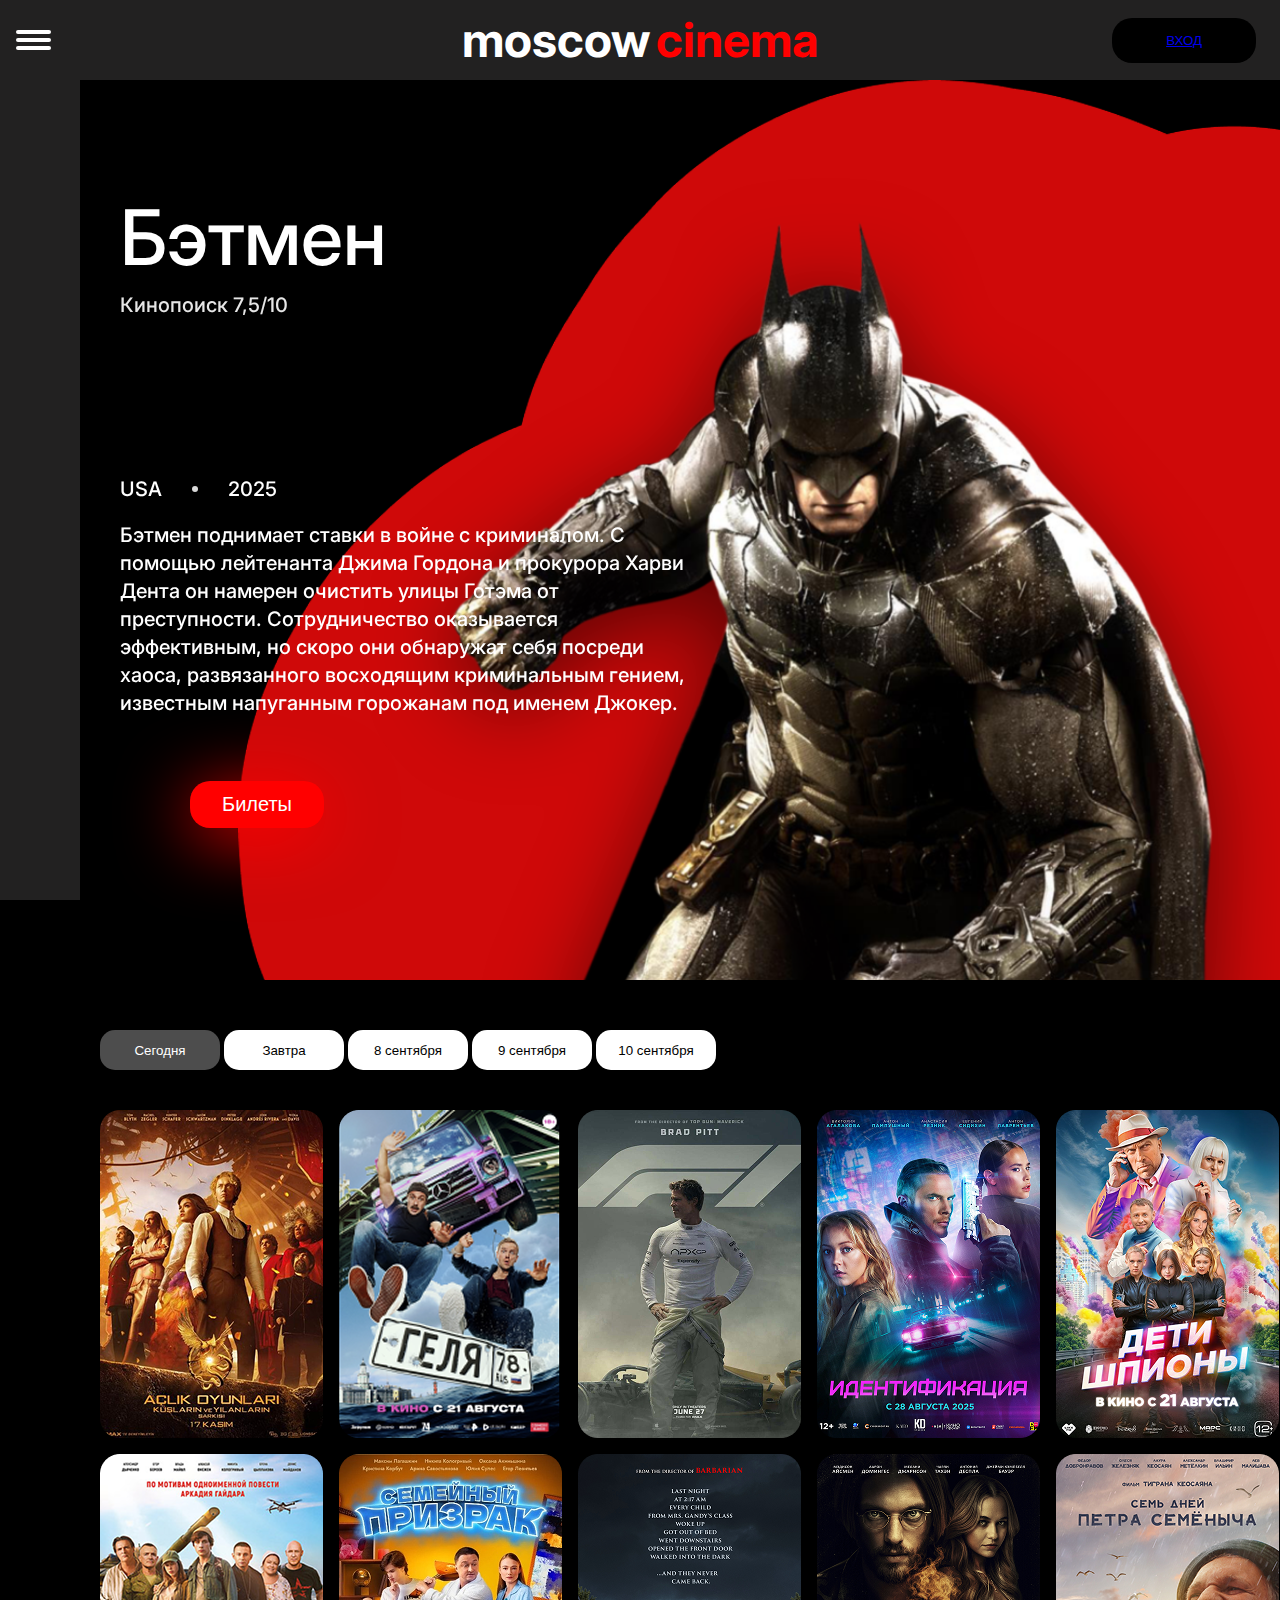
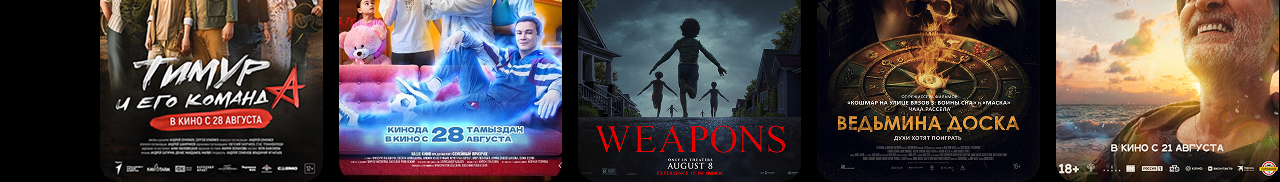
<file: index.html>
<!DOCTYPE html>
<html lang="ru">
<head>
  <meta charset="UTF-8" />
  <meta name="viewport" content="width=device-width, initial-scale=1" />
  <title>Moscow Cinema — Бэтмен</title>

  <!-- Шрифт -->
  <link href="https://fonts.googleapis.com/css2?family=Inter:wght@400;500;700&display=swap" rel="stylesheet">
  <link rel="stylesheet" href="css/style.css" />
  
</head>
<body>
  
  <header>
    <div class="burger">
      <span></span><span></span><span></span>
    </div>

    <div class="cinema">
      <p class="ms">moscow</p>
      <p class="cn">cinema</p>
    </div>

    <button class="btn" > <a href="vxod.html">ВХОД</a></button>
  </header>

  <!-- Вертикальная линия слева -->
  <div class="left-line"></div>

  <main class="hero">
    
    <div class="hero-content">
        <h1 class="title">Бэтмен</h1>

        <p class="rating">Кинопоиск&nbsp;7,5/10</p>

        <div class="meta">
            <span>USA</span>
            <span class="dot" aria-hidden="true"></span>
            <span>2025</span>
        </div>

        <p class="desc">
            Бэтмен поднимает ставки в войне с криминалом. С помощью лейтенанта Джима Гордона и прокурора Харви Дента он намерен очистить улицы Готэма от преступности. Сотрудничество оказывается эффективным, но скоро они обнаружат себя посреди хаоса, развязанного восходящим криминальным гением, известным напуганным горожанам под именем Джокер.
        </p>
            
        <button class="btn-glow" type="button">Билеты</button>
    </div>
    <div class="hero-art">
        <img class="hero-photo" src="photo/batman.png" alt="">
    </div>
    
        
    </div>
    <div class="thumbs">
        <img class="thumb" src="photo/fot1.png" alt="фото1">
        <img class="thumb" src="photo/fot2.png" alt="фото2">
    </div>
  </main>
  <div class="cpicok">
    <div class="now" id="now"> 
        <button type="button" class="bt-dat" data-filter="today">Сегодня</button>
        <button type="button" class="bt-dat" data-filter="tomorrow">Завтра</button>
        <button type="button" class="bt-dat" data-filter="2025-09-08">8 сентября</button>
        <button type="button" class="bt-dat" data-filter="2025-09-09">9 сентября</button>
        <button type="button" class="bt-dat" data-filter="2025-09-08">10 сентября</button>
    </div>
  </div>
  <div class="now2" id="gallery"> 
        
    </div>
  <script src="script.js" defer></script>
</body>
</html>
</file>
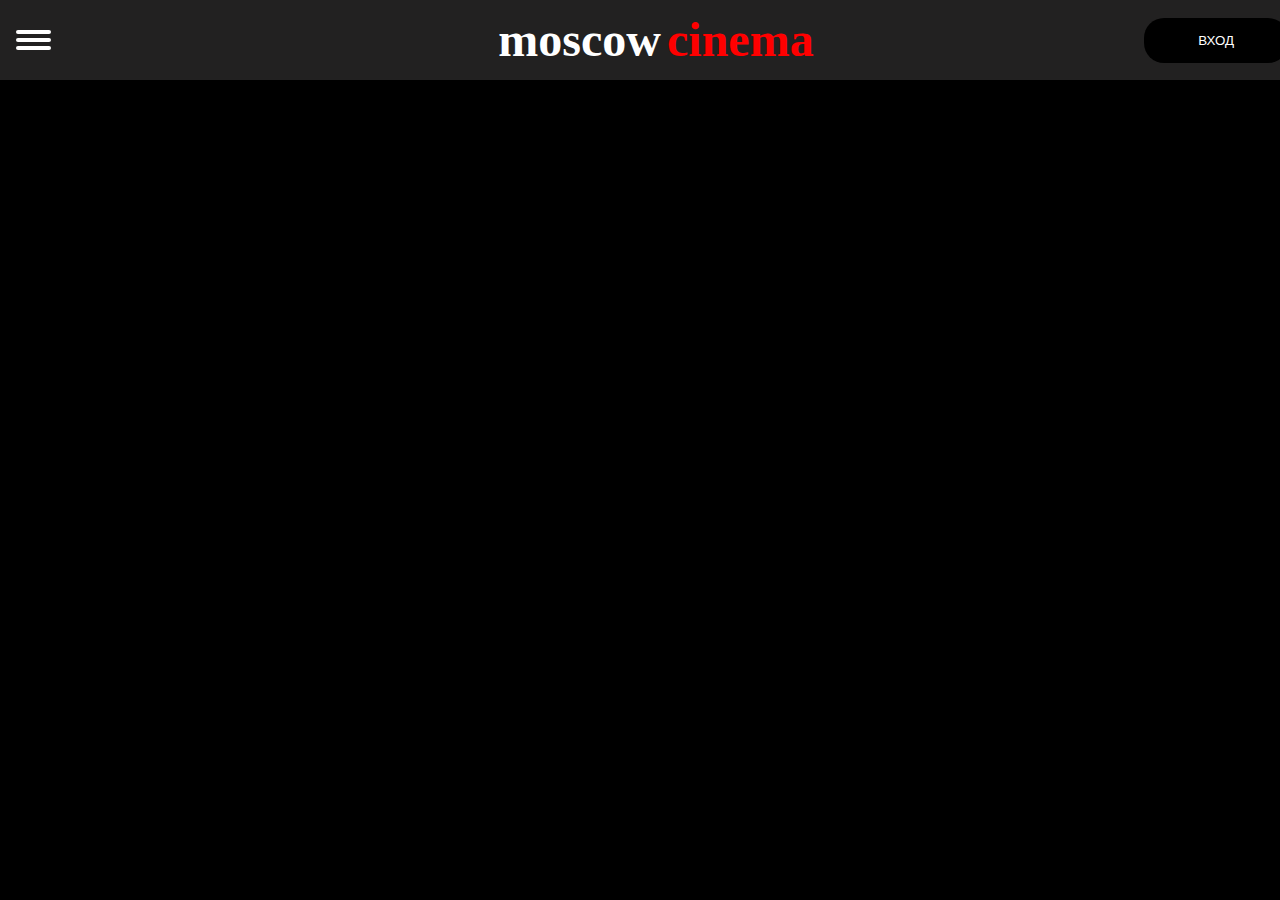
<file: details.html>
<!DOCTYPE html>
<html lang="en">
<head>
    <meta charset="UTF-8">
    <meta name="viewport" content="width=device-width, initial-scale=1.0">
    <title>Фильм</title>
    <link rel="stylesheet" href="css/details.css">
</head>
<body>
    <header>
    <div class="burger">
      <span></span><span></span><span></span>
    </div>

    <div class="cinema">
      <p class="ms">moscow</p>
      <p class="cn">cinema</p>
    </div>

    <button class="btn" > <a href="vxod.html">ВХОД</a></button>
  </header>
    <main id="film"></main>
    <!-- МОДАЛКА выбора мест -->
    <div id="seatModal" class="modal" aria-hidden="true">
    <!-- тёмная подложка -->
    <div class="modal-backdrop"></div>

    <!-- само окно -->
    <div class="modal-dialog" role="dialog" aria-modal="true" aria-labelledby="seatTitle">
        <button class="modal-close" aria-label="Закрыть">×</button>

        <h2 id="seatTitle" class="modal-title">Выберите места</h2>

        <!-- экран -->
        <div class="screen"></div>

        <!-- сетка кресел -->
        <div id="seat-hall" class="hall" aria-label="Схема зала"></div>
        <!-- подписи 1..15 -->
        <div id="seat-rowLabels" class="row-labels" aria-hidden="true"></div>

        <!-- итог и оплата -->
        <div class="summary">
        <div class="total-line">
            <span id="selectedCount">0</span> мест × <span id="price">440</span> ₽ = 
            <strong id="total">0 ₽</strong>
        </div>
        <button id="payBtn" class="btn-buy" disabled>Оплатить</button>
        </div>
    </div>
    </div>


    <script src="details.js"></script>
    <script src="script.js" defer></script>
</body>
</html>
</file>
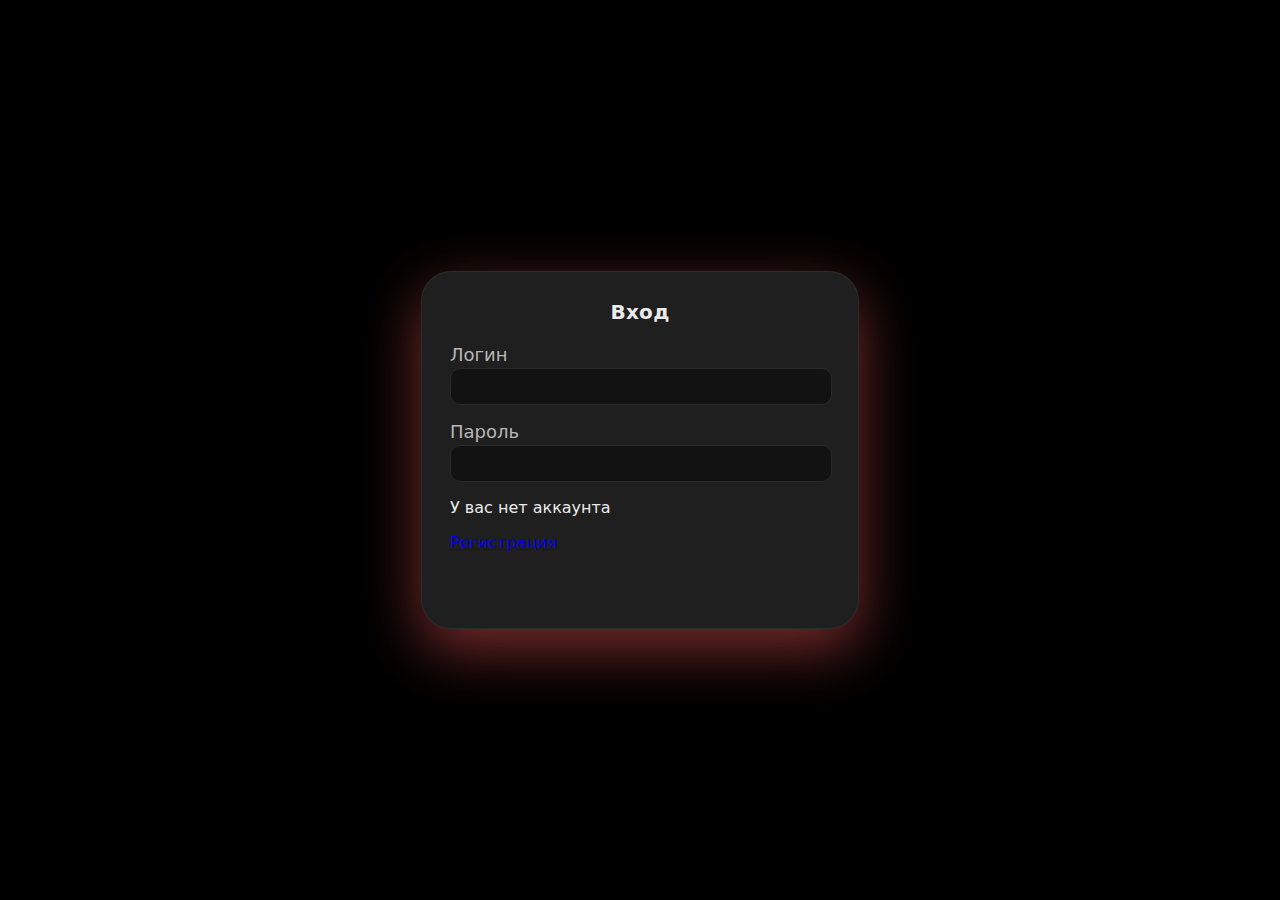
<file: regist.html>
<!DOCTYPE html>
<html lang="en">
<head>
    <meta charset="UTF-8">
    <meta name="viewport" content="width=device-width, initial-scale=1.0">
    <link rel="stylesheet" href="css/vxod.css">
    <title>Вход/Регистрация</title>
</head>
<body>
    <div class="vxod">
        <p class="text"> Вход</p>
        <div class="log">
            <p>Логин</p>
            <input type="text" name="login" class="l">
        </div>
        <div class="pasword">
            <p>Пароль</p>
            <input type="password" name="pasword">
        </div>
        <div class="reg">
            <p> У вас нет аккаунта</p>
            <a href="#">Регистрация</a>
        </div>
    </div>
</body>
</html>
</file>
<file: css/style.css>
*{ box-sizing: border-box; }

body {
  margin: 0;
  background: #000;
  color: #fff;
  font-family: 'Inter', sans-serif;
  overflow-x: hidden;
  padding-top: 80px;  /* компенсируем фиксированный хедер */
}



header{
  position: fixed;     /* вместо relative */
  top: 0;
  left: 0;
  width: 100%;
  height: 80px;
  background:#222121;
  display:flex;
  align-items:center;
  justify-content:flex-start;
  padding:0 16px;
  z-index:1000;        /* чтобы был поверх всего */
}

header *{ margin:0; padding:0; }

.burger{
  width:35px; height:20px;
  display:flex; flex-direction:column;
  justify-content:space-between;
  cursor:pointer;
  margin-right:auto;
}
.burger span{ width:100%; height:4px; background:#fff; border-radius:2px; }

.cinema{
  position:absolute; left:50%; top:50%;
  transform:translate(-50%, -50%);
  display:flex; gap:6px; white-space:nowrap; line-height:1;
}
.ms{ color:#fff; font-size:48px; font-weight:700; }
.cn{ color:#FF0000;  font-size:48px; font-weight:700; }

.btn{
  margin-left:auto; margin-right:8px;
  padding:15px 54px;
  color:#fff; background:#000; border:none; border-radius:20px;
  cursor:pointer; white-space:nowrap; flex:0 0 auto; max-width:40vw;
}

/* Вертикальная полоса слева */
.left-line{
  position:fixed; left:0; top:0;
  width:80px; height:100vh; background:#222121;
}

/* HERO */
:root{
  /* раньше: clamp(360px, 50vw, 880px) */
  --art-w: calc(clamp(360px, 50vw, 880px) + 120px); /* +120px к ширине */
}

.hero{
  position: relative;
  width: 100%;
  padding: 120px 0 80px 120px;
  min-height: 100vh;
  overflow: hidden;
}

.hero-content{
  position: relative;
  z-index: 2;          /* текст поверх арта */
  max-width: 600px;
  padding-right: 16px;
}

/* единый контейнер арта справа */
.hero-art{
  position: absolute;
  inset: 0 0 0 auto;   /* прижали к правому краю, растянули по высоте .hero */
  width: var(--art-w);
  height: 100%;
  z-index: 1;          /* ниже текста */
  background-size: 100% 100%;
  -webkit-mask-size: 100% 100%;
          mask-size: 100% 100%;
  /* ПОДЛОЖКА как фон */
  color: #FF0000;
  background: url("../photo/group-20.png") right center / contain no-repeat;

  /* МАСКА той же формой: дети не вылезут за границы подложки */
  -webkit-mask: url("../photo/group-20.png") right center / contain no-repeat;
          mask: url("../photo/group-20.png") right center / contain no-repeat;
}
:root{
  --bm-scale: 0.9;   /* 1 = оригинальный размер, 0.5 = половина, 1.5 = больше */
  --bm-x: 30px;     /* сдвиг по горизонтали: + вправо, - влево */
  --bm-y: 50px;     /* сдвиг по вертикали: + вниз, - вверх */
}

/* сам Бэтмен внутри контейнера */
.hero-photo{
  position: absolute;
  inset: 0;
  width: 100%;
  height: 100%;
  object-fit: contain;
  object-position: bottom center;          /* берём центр как точку отсчёта */
   filter: drop-shadow(0 24px 48px rgba(0,0,0,.55));
  /* теперь всё управление через scale + translate */
  transform: translate(var(--bm-x), var(--bm-y)) scale(var(--bm-scale));
  transform-origin: center bottom;  /* масштаб и сдвиг относительно центра */
  
  transition: transform .2s ease;   /* плавная подгонка */
  pointer-events: none;
}




.title{
  margin:0 0 16px 0;
  font-size:96px; font-weight:500; line-height:1;
  color:#fff;                       /* явно, чтобы не зависеть от наследования */
}

.rating{
  margin:0 0 40px 0;
  font-size:20px; font-weight:500; opacity:.9;
}

.meta{
  display:inline-flex; align-items:center; gap:30px;
  font-size:20px; font-weight:500;
  margin:120px 0 20px 0;
}
.meta .dot{ width:6px; height:6px; background:#d9d9d9; border-radius:50%; }

.desc{
  max-width:586px;
  font-size:20px; font-weight:500;
  margin:0 0 64px 0;
  color:#fff;
  line-height: 1.4
}

/* Кнопка со свечением */
.btn-glow{
  position:relative; 
  border:none;
  border-radius:20px;
  padding:12px 32px;
  font-size:20px;
  font-weight:500;
  color:#fff; background:#FF0000; cursor:pointer; outline:none;
  transition:transform .15s ease;

  display: block;          /* превращаем кнопку в блочный элемент */
  width: max-content;      /* чтобы не растягивалась на всю ширину */
  margin-left: 70px;
}
.btn-glow::before{
  content:""; position:absolute; inset:0; border-radius:20px;
  background:#FF0000; filter:blur(35px); z-index:-1; transform:translateY(10px);
}
.btn-glow:hover{ transform:translateY(-1px); }
.btn-glow:active{ transform:translateY(0); }



/* масштабируем типографику всей секции */
:root{
  /* базовый шаг шрифта (настраивай под вкус) */
  --fs-h1: clamp(44px, 6vw, 96px);
  --fs-text: clamp(16px, 2vw, 20px);
}

/* применяем */
.title{ font-size: var(--fs-h1); line-height: 1; }
.rating, .meta, .desc{ font-size: var(--fs-text); }

/* ширина арта тоже «живая» — просто подкрути центральный коэффициент */
:root{
  --art-w: clamp(360px, 50vw, 880px);
}
:root{ --art-w: calc(clamp(360px, 58vw, 1000px) + 300px); }
.hero-art{
  width: var(--art-w);
  background-size: 100% 100%;
  -webkit-mask-size: 100% 100%;
          mask-size: 100% 100%;
    z-index: -1;
}

.thumbs{
    position: absolute;
    top: 190px;
    right: 20px;
    display: flex;
    flex-direction: column;
    gap: 12px;
    z-index: 100;
}

.thumbs .thumb{
    width: 200px;
}
.now{
    margin-left: 100px;
    margin-top: 40px;
}

.bt-dat{
    background-color: #ffffff;
    width: 120px;
    height: 40px;
    border-radius: 15px;
    border: none;
    margin-top: 10px;
}
.bt-dat.active{
    background-color: #4D4D4D;
    color: #fff;
    
}
.now2{
  margin-top: 40px;
  padding: 0 100px;     /* слева и справа по 100px */
  max-width: calc(100%); /* учитываем отступы */
  box-sizing: border-box;

  display: grid;
  grid-template-columns: repeat(4, 1fr);
  gap: 16px;
  align-items: start;
}
.post{
  width: 100%;
  display: block;
  max-width: 300px;
  
}


/* когда слишком узко — слегка сдвинь Бэтмена, чтобы важная часть была в кадре */
@media (max-width: 1000px){
  :root{ --bm-x: -10px; }
}
@media (max-width: 800px){
  :root{ --bm-x: -20px; }
}

@media (max-width: 1350px) {
    .thumbs{
        display: none;
    }
    
}
@media (max-width: 700px) {
    .post{
    width: 100%;
    display: block;
    max-width: 300px;
    border-radius: 12px;
    }
    .now2{
        display: grid;
        grid-template-columns: repeat(2, 1fr);
        gap: 16px;
        align-items: start;
        }
    
}

@media (min-width: 1200px) {
    .now2{
        display: grid;
        grid-template-columns: repeat(5, 1fr);
        gap: 16px;
        align-items: start;
        }
    
}
</file>
<file: css/details.css>
body{
    background: black;
    color: white;
    
}
header{
  position: fixed;     /* вместо relative */
  top: 0;
  left: 0;
  width: 100%;
  height: 80px;
  background:#222121;
  display:flex;
  align-items:center;
  justify-content:flex-start;
  padding:0 16px;
  z-index:1000;        /* чтобы был поверх всего */
}

header *{ margin:0; padding:0; }
a{
    text-decoration: none;
    color: #ffffff;
}
.burger{
  width:35px; height:20px;
  display:flex; flex-direction:column;
  justify-content:space-between;
  cursor:pointer;
  margin-right:auto;
}
.burger span{ width:100%; height:4px; background:#fff; border-radius:2px; }

.cinema{
  position:absolute; left:50%; top:50%;
  transform:translate(-50%, -50%);
  display:flex; gap:6px; white-space:nowrap; line-height:1;
}
.ms{ color:#fff; font-size:48px; font-weight:700; }
.cn{ color:#FF0000;  font-size:48px; font-weight:700; }

.btn{
  margin-left:auto; margin-right:8px;
  padding:15px 54px;
  color:#fff; background:#000; border:none; border-radius:20px;
  cursor:pointer; white-space:nowrap; flex:0 0 auto; max-width:40vw;
}
.cont_film{
    display: flex;
    align-items: center;
    justify-content: flex-start;
    gap: 29px;
    max-width: 100%;
    margin: 0 auto;
}
.post_film img {
  width: 300px;           /* задаём ширину фото */
  height: auto;           /* чтобы сохранялись пропорции */
  border-radius: 10px;    /* скруглим углы (для красоты, по желанию) */
}

.info_film {
  flex: 1;                /* текст займёт всё оставшееся место */
  font-size: 18px;        /* размер текста */
  color: #fff;            /* например, белый */
}
h1{
    color: red;
    font-size: 40px;
    font-weight: 800;
    text-align: center;
    text-shadow: 05px 10px 40px rgba(255, 0, 0, 0.9);
    margin-top: 100px;
    
}
.btn-glow{
  position:relative; 
  border:none;
  border-radius:20px;
  padding:12px 32px;
  font-size:20px;
  font-weight:500;
  color:#fff; background:#FF0000; cursor:pointer; outline:none;
  transition:transform .15s ease;

  display: block;          /* превращаем кнопку в блочный элемент */
  width: max-content;      /* чтобы не растягивалась на всю ширину */
  margin-left: 70px;
  margin-top: 50px;
}
.btn-glow::before{
  content:""; position:absolute; inset:0; border-radius:20px;
  background:#FF0000; filter:blur(35px); z-index:-1; transform:translateY(10px);
}
.btn-glow:hover{ transform:translateY(-1px); }
.btn-glow:active{ transform:translateY(0); }
/* ===== МОДАЛКА ===== */
.modal{
  position: fixed; inset: 0;              /* растянуть на весь экран */
  display: none;                          /* по умолчанию скрыто */
  z-index: 999;
}
.modal.open{ display: block; }            /* классом open показываем модалку */

.modal-backdrop{
  position: absolute; inset: 0;
  background: rgba(0,0,0,.6);             /* затемнение фона */
}

.modal-dialog{
  position: relative;
  max-width: 1000px;
  width: min(92vw, 1000px);
  margin: 5vh auto;                       /* по центру по горизонтали + сверху/снизу отступ */
  background: #111;
  border: 1px solid rgba(255,255,255,.08);
  border-radius: 12px;
  box-shadow: 0 30px 80px rgba(0,0,0,.5);
  padding: 20px 16px 16px;
  color: #eaeaea;
}

.modal-close{
  position: absolute; top: 10px; right: 10px;
  width: 36px; height: 36px;
  border: none; border-radius: 50%;
  background: #222; color: #fff; cursor: pointer;
  font-size: 20px; line-height: 1;
}
.modal-title{
  margin: 0 0 10px 0;
  font: 700 22px/1.2 system-ui, sans-serif;
}

/* экран */
.modal .screen{
  height: 8px; width: 60%;
  background: #ff2b2b;
  border-radius: 4px;
  margin: 12px auto 18px;
}

/* ===== СЕТКА КРЕСЕЛ ===== */
.hall{
  display: grid;
  grid-template-columns: repeat(15, minmax(28px, 1fr)); /* 15 мест в ряд */
  gap: 10px 12px;
  padding: 0 16px;
}

.seat{
  appearance: none; border: none; cursor: pointer;
  width: 100%; aspect-ratio: 1 / 1; border-radius: 6px;
  background: #dcdcdc; color: #111;
  box-shadow: inset 0 -2px 0 rgba(0,0,0,.12);
  transition: transform .12s ease, background .12s ease, box-shadow .12s ease;
}
.seat:hover{ transform: translateY(-2px); }
.seat:focus-visible{ outline: 2px solid #ff4d4d; outline-offset: 2px; }

.seat.selected{ background: #ff4d4d; color: #fff; }   /* выбрано */
.seat.occupied{ background: #4b4b4b; cursor: not-allowed; } /* занято */

/* подписи 1..15 (та же сетка, чтобы совпало по колонкам) */
.row-labels{
  display: grid;
  grid-template-columns: repeat(15, minmax(28px, 1fr));
  gap: 10px 12px;
  padding: 8px 16px 0;
  color: #bdbdbd;
  text-align: center;
  font: 12px/1.2 system-ui, sans-serif;
}

/* ===== ИТОГ/ОПЛАТА ===== */
.summary{
  margin: 16px 16px 0;
  padding-top: 12px;
  border-top: 1px dashed rgba(255,255,255,.15);
  display: flex; gap: 16px; align-items: center; justify-content: space-between;
}
.total-line{ font: 600 16px/1.2 system-ui, sans-serif; }

.btn-buy{
  background: #ff2b2b; color: #fff; border: none; cursor: pointer;
  border-radius: 12px; padding: 10px 18px; font-weight: 700;
}
.btn-buy:disabled{ opacity: .5; cursor: not-allowed; }
</file>
<file: css/vxod.css>
body{
    display: flex;
    justify-content: center;
    align-items: center;
    margin: 0;
    min-height: 100vh;
    background:#000;              /* чёрный фон под кино-стилистику */
    font-family: 'Inter', system-ui, -apple-system, Arial, sans-serif;
    color:#eaeaea;  

}

.text{
    margin: 0 0 20px 0;
    font-size: 20px;
    font-weight: 700;
    text-align: center;
    letter-spacing: .3px;

}

.vxod{
    padding: 28px;
    height: 300px;
    width: 380px;
    background: #1f1f1f;
    border-radius: 30px;
    border: 1px solid rgba(255,255,255,.06);
    box-shadow: 0 20px 60px rgba(204, 74, 74, 0.6);
}

.log, .pasword{
  display: flex;
  flex-direction: column;
  gap: 3px;
  margin-bottom: 16px;
}

.log p, .pasword p{
  margin: 0;
  font-size: 18px;
  color: #b7b7b7;
}

.vxod input[type="text"],
.vxod input[type="password"]{
    width: 100%;
    padding: 10px 0px;
    background:#121212;
    color: #fff;
    border: 1px solid #2a2a2a;
    border-radius: 10px;
    
}
</file>
